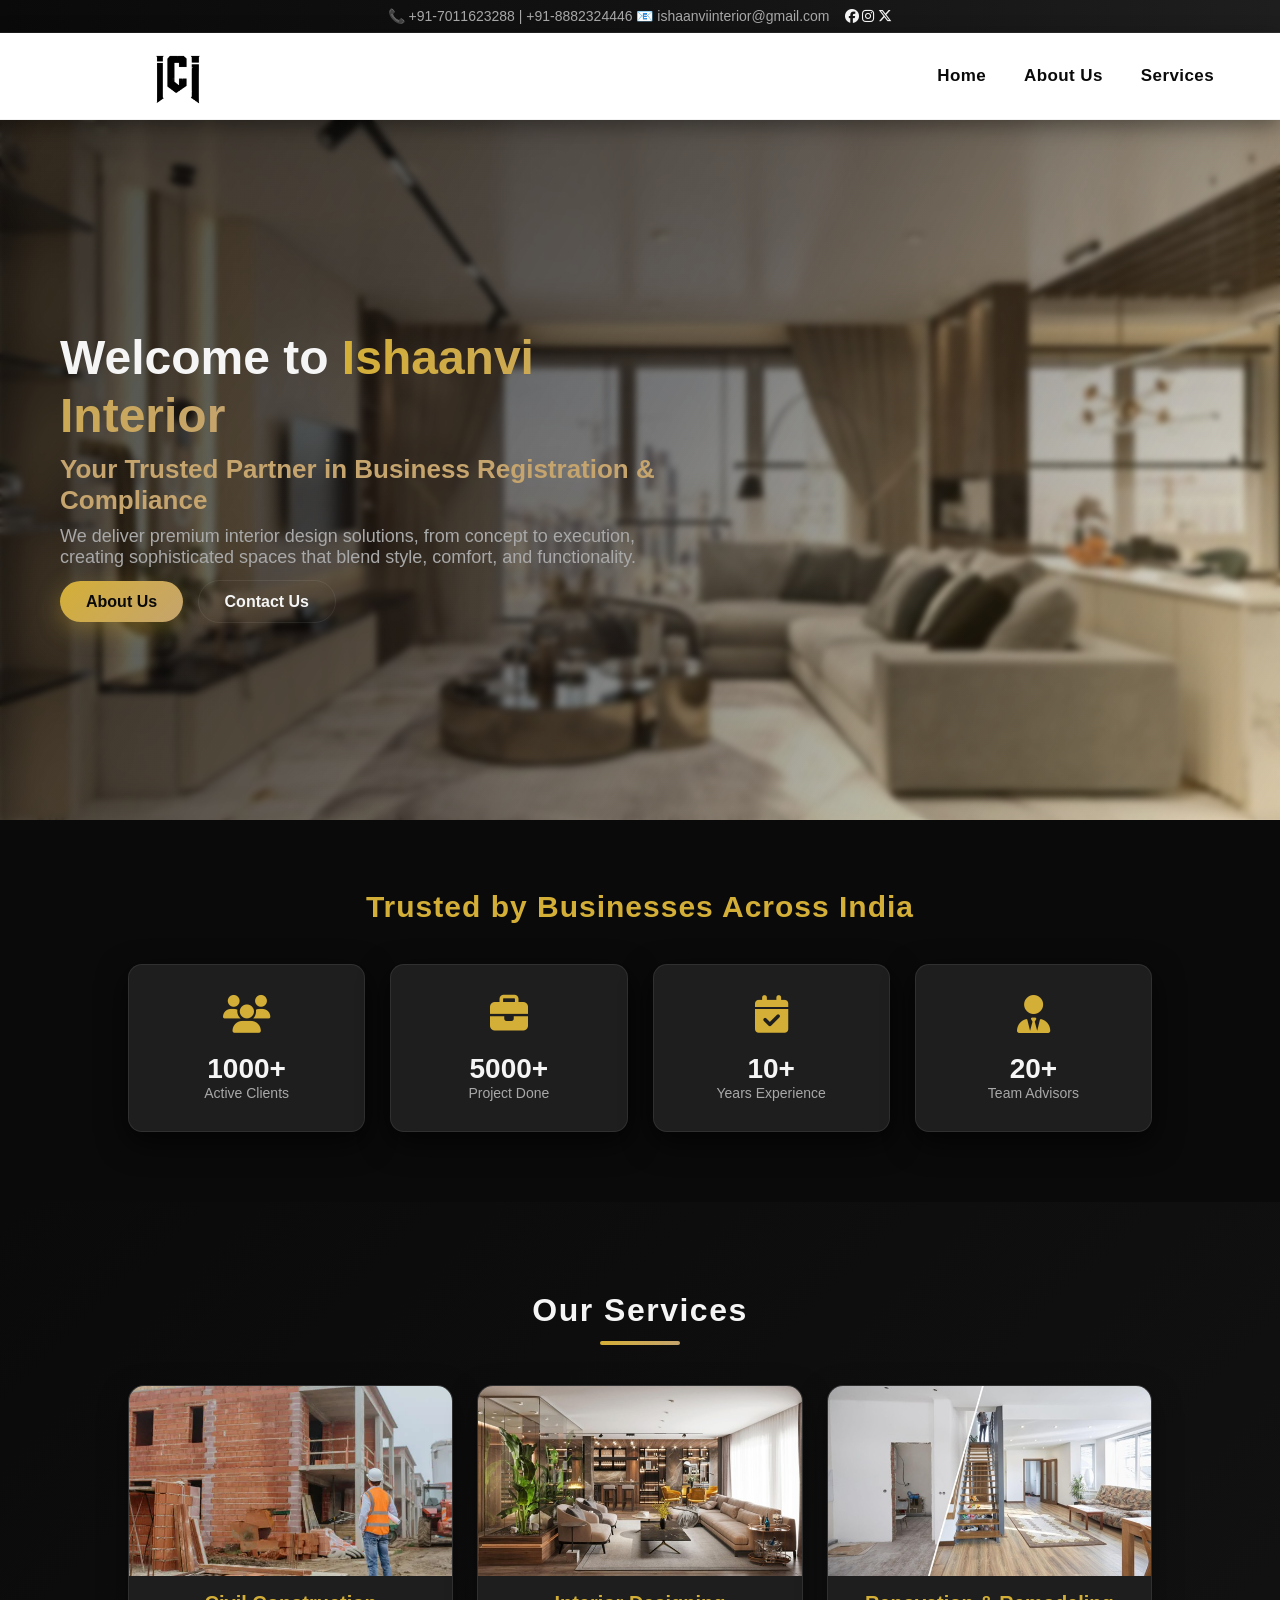
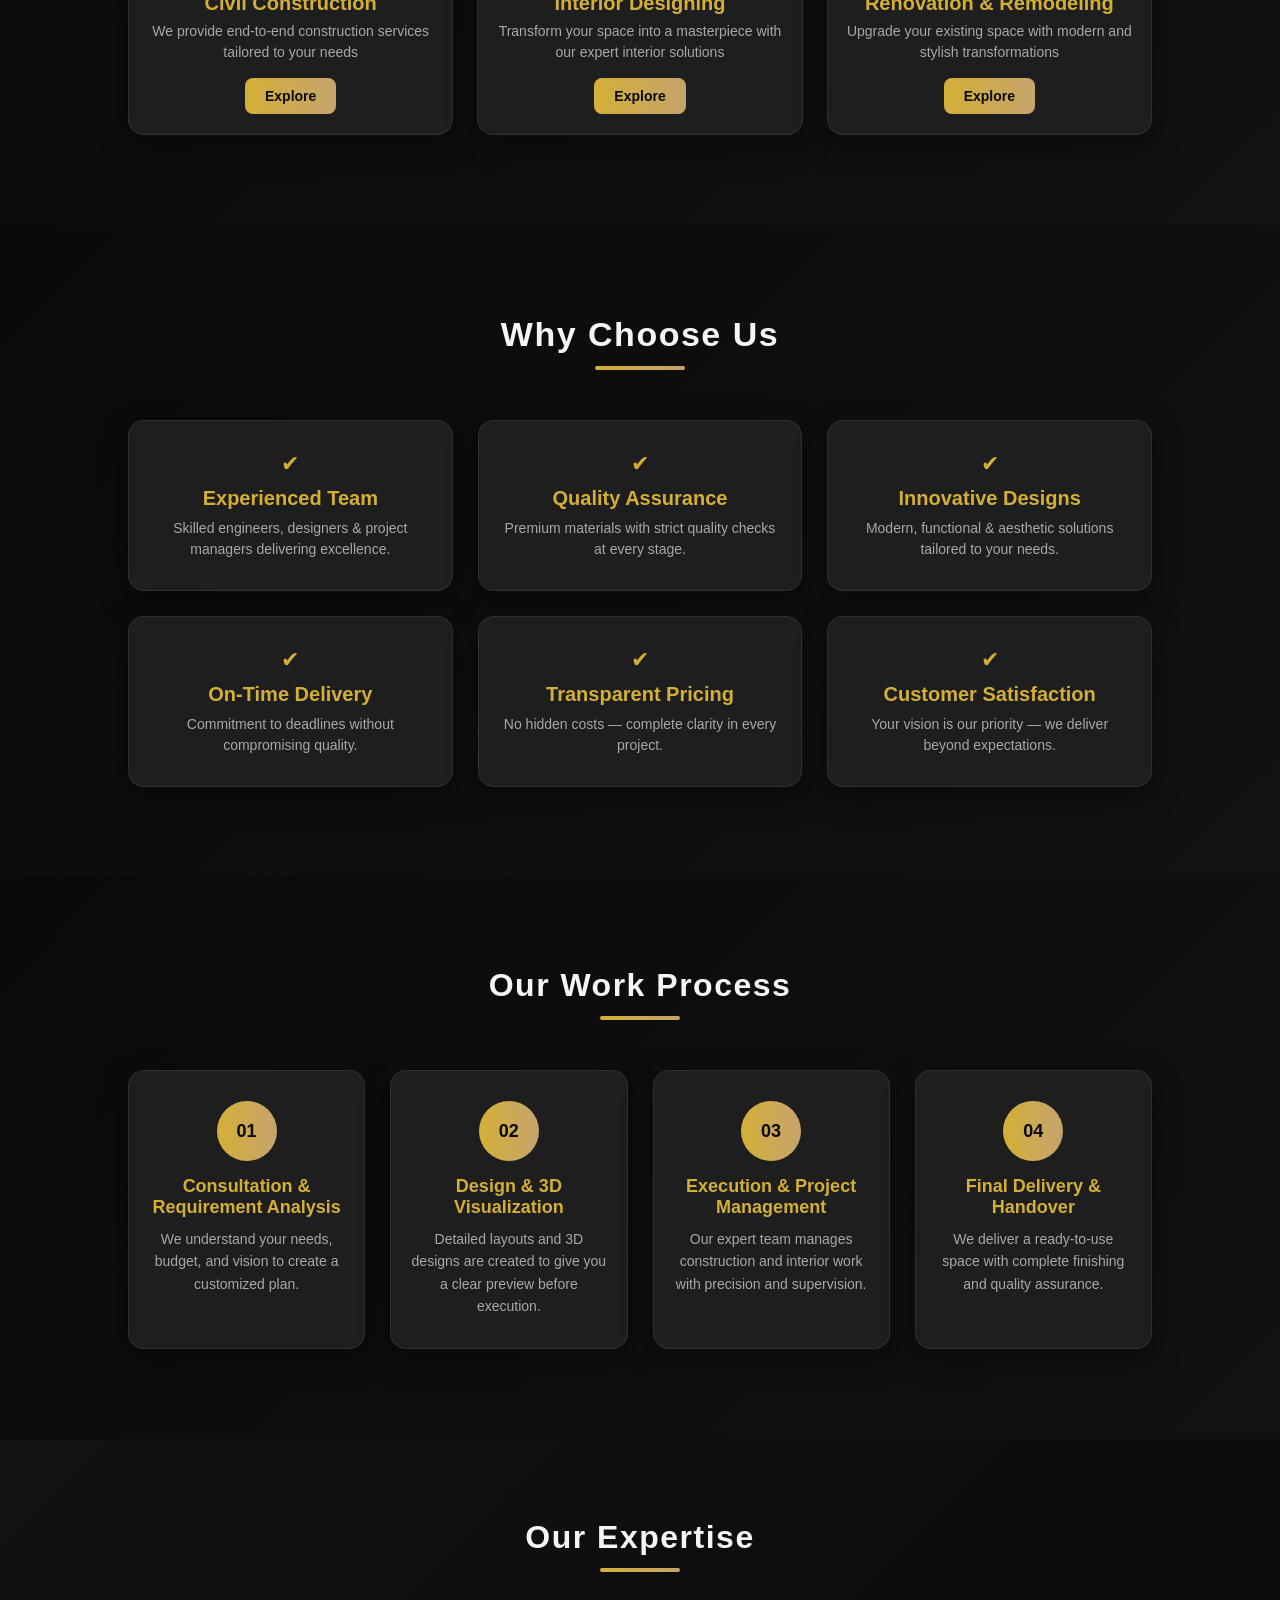
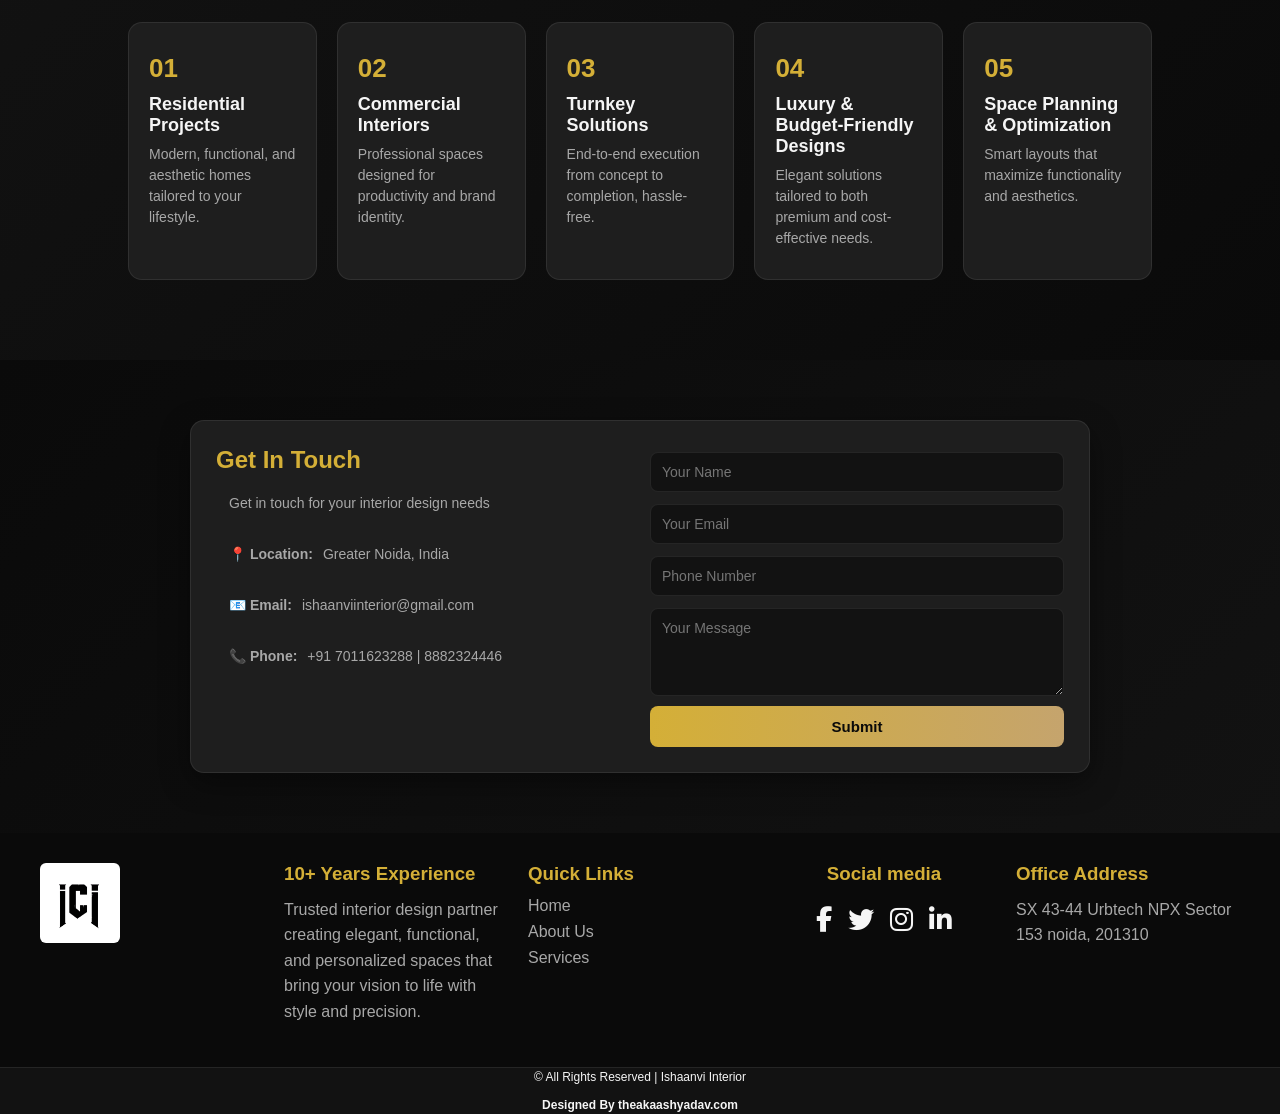
<file: index.html>
<!DOCTYPE html>
<html lang="en">

<head>
  <meta charset="UTF-8">
  <meta name="viewport" content="width=device-width, initial-scale=1.0">
 <link rel="icon" href="images/2.png" type="image/png">
  <title>Ishaanvi | Interior | Construction</title>

  <link rel="stylesheet" href="https://cdnjs.cloudflare.com/ajax/libs/font-awesome/6.5.0/css/all.min.css">
  <link rel="stylesheet" href="style.css">





</head>

<body>
  
  <div id="header"></div>


  <div class="hero-section">

    <!-- LEFT TEXT CONTENT -->
    <div class="hero-left">
      <h1>
        Welcome to
        <span class="kanoon">Ishaanvi Interior</span><span class="path"></span>
      </h1>

      <h2>Your Trusted Partner in Business Registration & Compliance</h2>

      <p>
  We deliver premium interior design solutions, from concept to execution,
  creating sophisticated spaces that blend style, comfort, and functionality.
</p>

      <div class="hero-buttons">
        <a href="aboutus.html" class="primary-btn">About Us</a>
        <a href="#contact-container" class="secondary-btn">Contact Us</a>
      </div>
    </div>


    <!-- RIGHT IMAGE SLIDER -->
    <div class="hero-slider">

      <div class="slides">

        <div class="hero-slide">
          <img src="images/Picture1.jpg" alt="Business Registration">
        </div>

        <div class="hero-slide">
          <img src="images/Picture2.jpg" alt="LLP Registration">
        </div>

        <div class="hero-slide">
          <img src="images/Picture3.jpg" alt="NGO Registration">
        </div>

        <div class="hero-slide">
          <img src="images/Picture4.jpg" alt="Finance Business">
        </div>

        <div class="hero-slide">
          <img src="images/Picture16.jpg" alt="Legal Documents">
        </div>

        <div class="hero-slide">
          <img src="images/Picture15.jpg" alt="Trademark">
        </div>

        <div class="hero-slide">
          <img src="images/Picture14.jpg" alt="GST Filing">
        </div>

        <div class="hero-slide">
          <img src="images/Picture14.jpg" alt="MSME">
        </div>

        <div class="hero-slide">
          <img src="images/Picture13.jpg" alt="Startup India">
        </div>

      </div>

    </div>


  </div>



    <!-- STATS -->
  <!-- <div class="section-card"> -->
  <section class="section">
    <h2>Trusted by Businesses Across India</h2>

    <div class="stats">

      <div class="stat-box">
        <i class="fa-solid fa-users"></i>
        <h3>1000+</h3>
        <p>Active Clients</p>
      </div>

      <div class="stat-box">
        <i class="fa-solid fa-briefcase"></i>
        <h3>5000+</h3>
        <p>Project Done</p>
      </div>

      <div class="stat-box">
        <i class="fa-solid fa-calendar-check"></i>
        <h3>10+</h3>
        <p>Years Experience</p>
      </div>

      <div class="stat-box">
        <i class="fa-solid fa-user-tie"></i>
        <h3>20+</h3>
        <p>Team Advisors</p>
      </div>

    </div>
  </section>
   <!-- </div> -->
  
  <!-- <div class="section-card"> -->

    <div class="services-section">
      <h2 class="section-title">Our Services</h2>

      <div class="services-grid">

        <!-- Card 1 -->
        <div class="service-card">
          <img src="images/cons.webp" alt="">
          <h3>Civil Construction</h3>
          <p>We provide end-to-end construction services tailored to your needs</p>
          <a href="service.html?type=civil">Explore</a>
        </div>

        <!-- Card 2 -->
        <div class="service-card">
          <img src="images/Picture12.jpg" alt="">
          <h3>Interior Designing </h3>
          <p>Transform your space into a masterpiece with our expert interior solutions</p>
          <a href="service.html?type=interior">Explore</a>
        </div>

        <!-- Card 3 -->
        <div class="service-card">
          <img src="images/Picture8.jpg" alt="">
          <h3>Renovation & Remodeling</h3>
          <p>Upgrade your existing space with modern and stylish transformations</p>
          <a href="service.html?type=renovation">Explore</a>
        </div>

       

      </div>
    </div>

  <!-- </div> -->


  <section class="why-section">
    <h2 class="section-title">Why Choose Us</h2>

    <div class="why-grid">
        <div class="why-card">
            <span>✔</span>
            <h3>Experienced Team</h3>
            <p>Skilled engineers, designers & project managers delivering excellence.</p>
        </div>

        <div class="why-card">
            <span>✔</span>
            <h3>Quality Assurance</h3>
            <p>Premium materials with strict quality checks at every stage.</p>
        </div>

        <div class="why-card">
            <span>✔</span>
            <h3>Innovative Designs</h3>
            <p>Modern, functional & aesthetic solutions tailored to your needs.</p>
        </div>

        <div class="why-card">
            <span>✔</span>
            <h3>On-Time Delivery</h3>
            <p>Commitment to deadlines without compromising quality.</p>
        </div>

        <div class="why-card">
            <span>✔</span>
            <h3>Transparent Pricing</h3>
            <p>No hidden costs — complete clarity in every project.</p>
        </div>

        <div class="why-card">
            <span>✔</span>
            <h3>Customer Satisfaction</h3>
            <p>Your vision is our priority — we deliver beyond expectations.</p>
        </div>
    </div>
</section>

<section class="process-section">
    <h2 class="section-title">Our Work Process</h2>

    <div class="process-grid">

        <div class="process-card">
            <div class="step">01</div>
            <h3>Consultation & Requirement Analysis</h3>
            <p>We understand your needs, budget, and vision to create a customized plan.</p>
        </div>

        <div class="process-card">
            <div class="step">02</div>
            <h3>Design & 3D Visualization</h3>
            <p>Detailed layouts and 3D designs are created to give you a clear preview before execution.</p>
        </div>

        <div class="process-card">
            <div class="step">03</div>
            <h3>Execution & Project Management</h3>
            <p>Our expert team manages construction and interior work with precision and supervision.</p>
        </div>

        <div class="process-card">
            <div class="step">04</div>
            <h3>Final Delivery & Handover</h3>
            <p>We deliver a ready-to-use space with complete finishing and quality assurance.</p>
        </div>

    </div>
</section>


<section class="expertise-section">
  <h2 class="section-title">Our Expertise</h2>

  <div class="expertise-grid">

    <div class="expertise-card">
      <span>01</span>
      <h3>Residential Projects</h3>
      <p>Modern, functional, and aesthetic homes tailored to your lifestyle.</p>
    </div>

    <div class="expertise-card">
      <span>02</span>
      <h3>Commercial Interiors</h3>
      <p>Professional spaces designed for productivity and brand identity.</p>
    </div>

    <div class="expertise-card">
      <span>03</span>
      <h3>Turnkey Solutions</h3>
      <p>End-to-end execution from concept to completion, hassle-free.</p>
    </div>

    <div class="expertise-card">
      <span>04</span>
      <h3>Luxury & Budget-Friendly Designs</h3>
      <p>Elegant solutions tailored to both premium and cost-effective needs.</p>
    </div>

    <div class="expertise-card">
      <span>05</span>
      <h3>Space Planning & Optimization</h3>
      <p>Smart layouts that maximize functionality and aesthetics.</p>
    </div>

  </div>
</section>



  





<div id="contact-container"></div>
  


  <div id="footer"></div>

  </style>


  <script>

// ✅ Function
function saveToSheet() {

    const data = new URLSearchParams();

    const name = document.getElementById("name").value;
    const email = document.getElementById("email").value;
    const phone = document.getElementById("phone").value;
    const message = document.getElementById("message").value;

    // Basic validation
    if (!name || !email || !phone || !message) {
        alert("Please fill all fields");
        return;
    }

    data.append("name", name);
    data.append("email", email);
    data.append("phone", "+91" + phone);
    data.append("message", message);

    fetch("https://script.google.com/macros/s/AKfycbw3Ct2pSrbde_Kp1xT7gN1ZHtwX9ui3VchzxTFz44BtVRcXxtLt_9-wYT8kXrkcGo-t4A/exec", {
        method: "POST",
        body: data
    })
    .then(res => res.text())
    .then(() => {
        alert("Message sent successfully!");

        // clear form
        document.getElementById("name").value = "";
        document.getElementById("email").value = "";
        document.getElementById("phone").value = "";
        document.getElementById("message").value = "";
    })
    .catch(error => {
        alert("Error sending message!");
        console.error(error);
    });
}

document.addEventListener("click", function (e) {
    if (e.target && e.target.id === "submitBtn") {
        saveToSheet();
    }
});


    let currentSlide = 0;
    const slides = document.querySelectorAll(".hero-slide");
    const slidesContainer = document.querySelector(".slides");
    const totalSlides = slides.length;

    function changeSlide() {
      currentSlide++;
      if (currentSlide >= totalSlides) {
        currentSlide = 0;
      }

      slidesContainer.style.transform = `translateX(-${currentSlide * 100}%)`;
    }

    setInterval(changeSlide, 5000); // 5 seconds

    window.addEventListener("DOMContentLoaded", () => {

  Promise.all([
    fetch("header.html").then(res => res.text()),
    fetch("footer.html").then(res => res.text()),
    fetch("contact.html").then(res => res.text())   // ✅ ADDED
  ])
    .then(([header, footer, contact]) => {

      // Insert Header & Footer
      document.getElementById("header").innerHTML = header;
      document.getElementById("footer").innerHTML = footer;

      // ✅ Insert Contact Section
      const contactContainer = document.getElementById("contact-container");
      if (contactContainer) {
        contactContainer.innerHTML = contact;
      }

      // ✅ Attach menu button AFTER header loads
      const menuBtn = document.querySelector(".menu-btn");
      const navLinks = document.querySelector(".nav-links");

      if (menuBtn && navLinks) {
        menuBtn.addEventListener("click", () => {
          navLinks.classList.toggle("show");
        });
      }

    })
    .catch(error => console.error("Error loading components:", error));

});

    window.addEventListener("load", () => {
      document.getElementById("loader").style.display = "none";
    });


    document.addEventListener("DOMContentLoaded", () => {

  const contactBtn = document.querySelector('.secondary-btn');

  if (contactBtn) {
    contactBtn.addEventListener("click", function(e) {
      e.preventDefault();

      const target = document.getElementById("contact-container");

      if (target) {
        target.scrollIntoView({
          behavior: "smooth"
        });
      }
    });
  }

});


  </script>



</body>

</html>
</file>
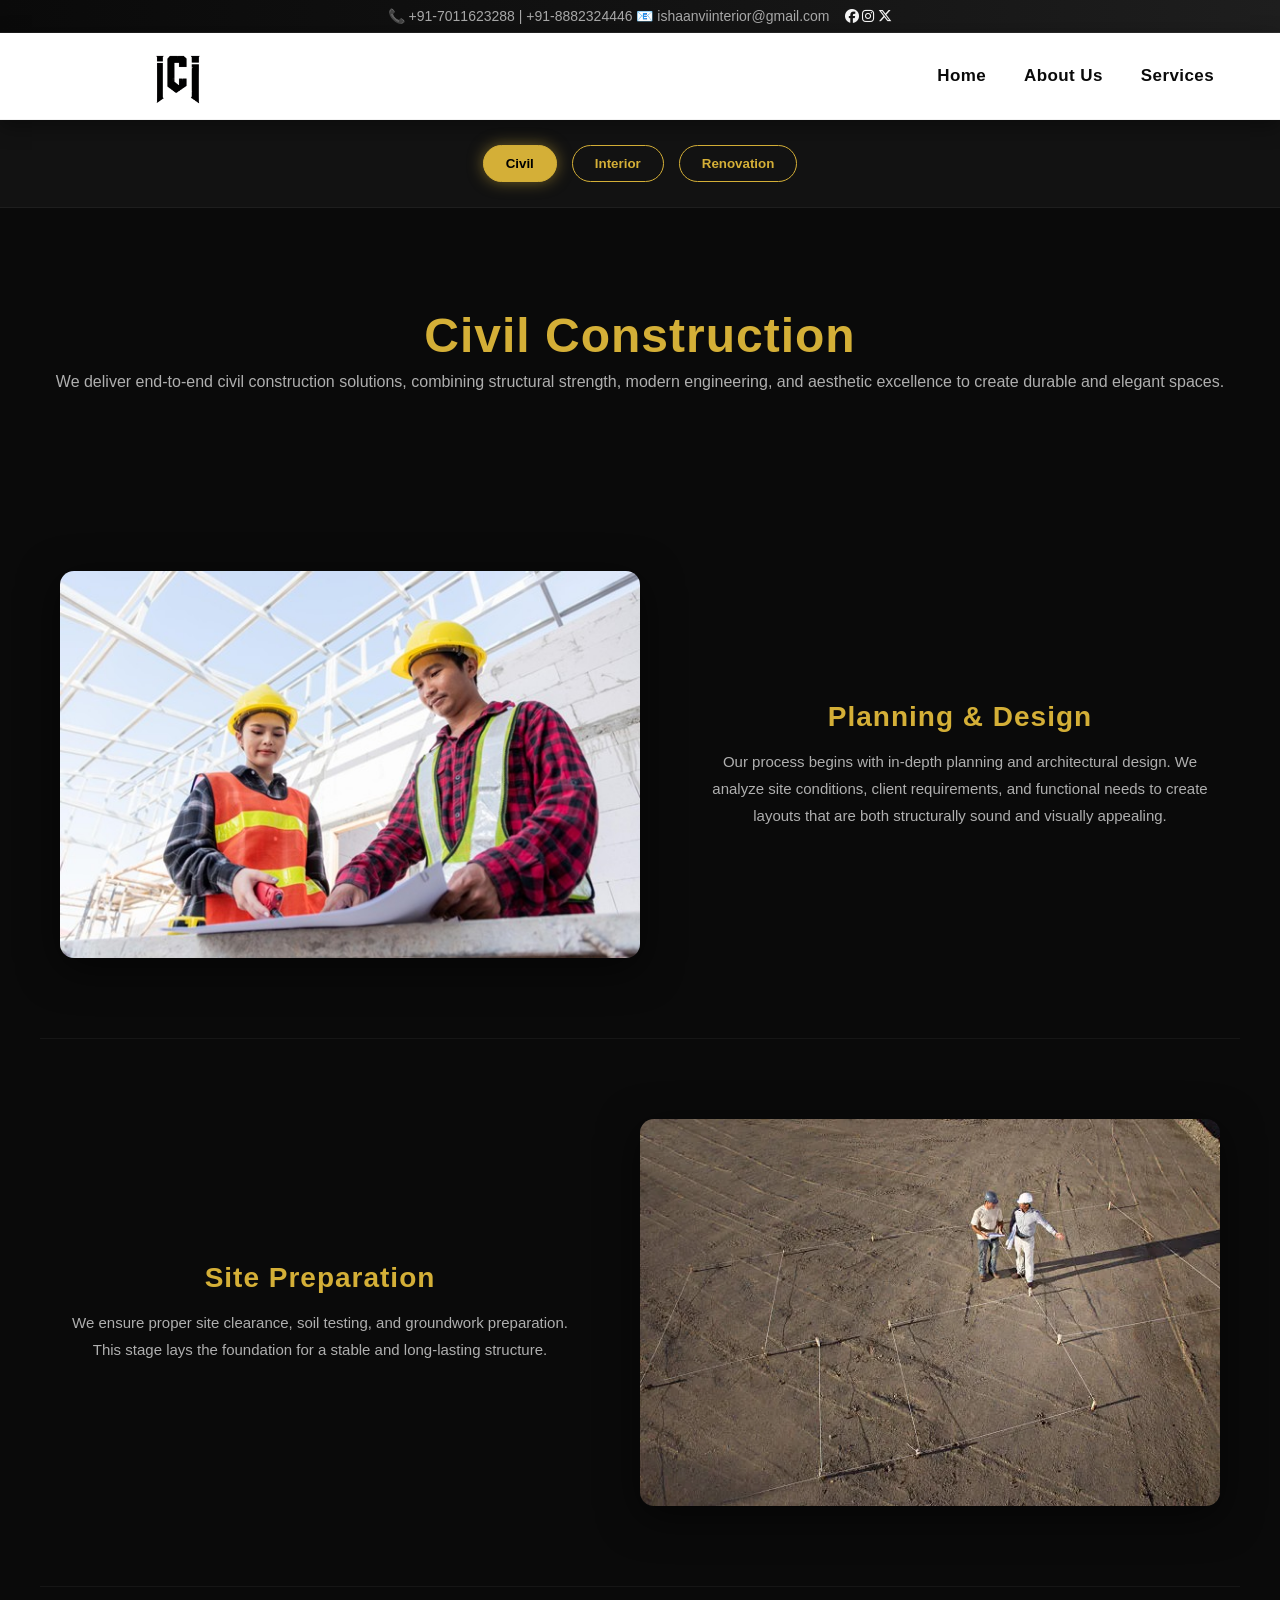
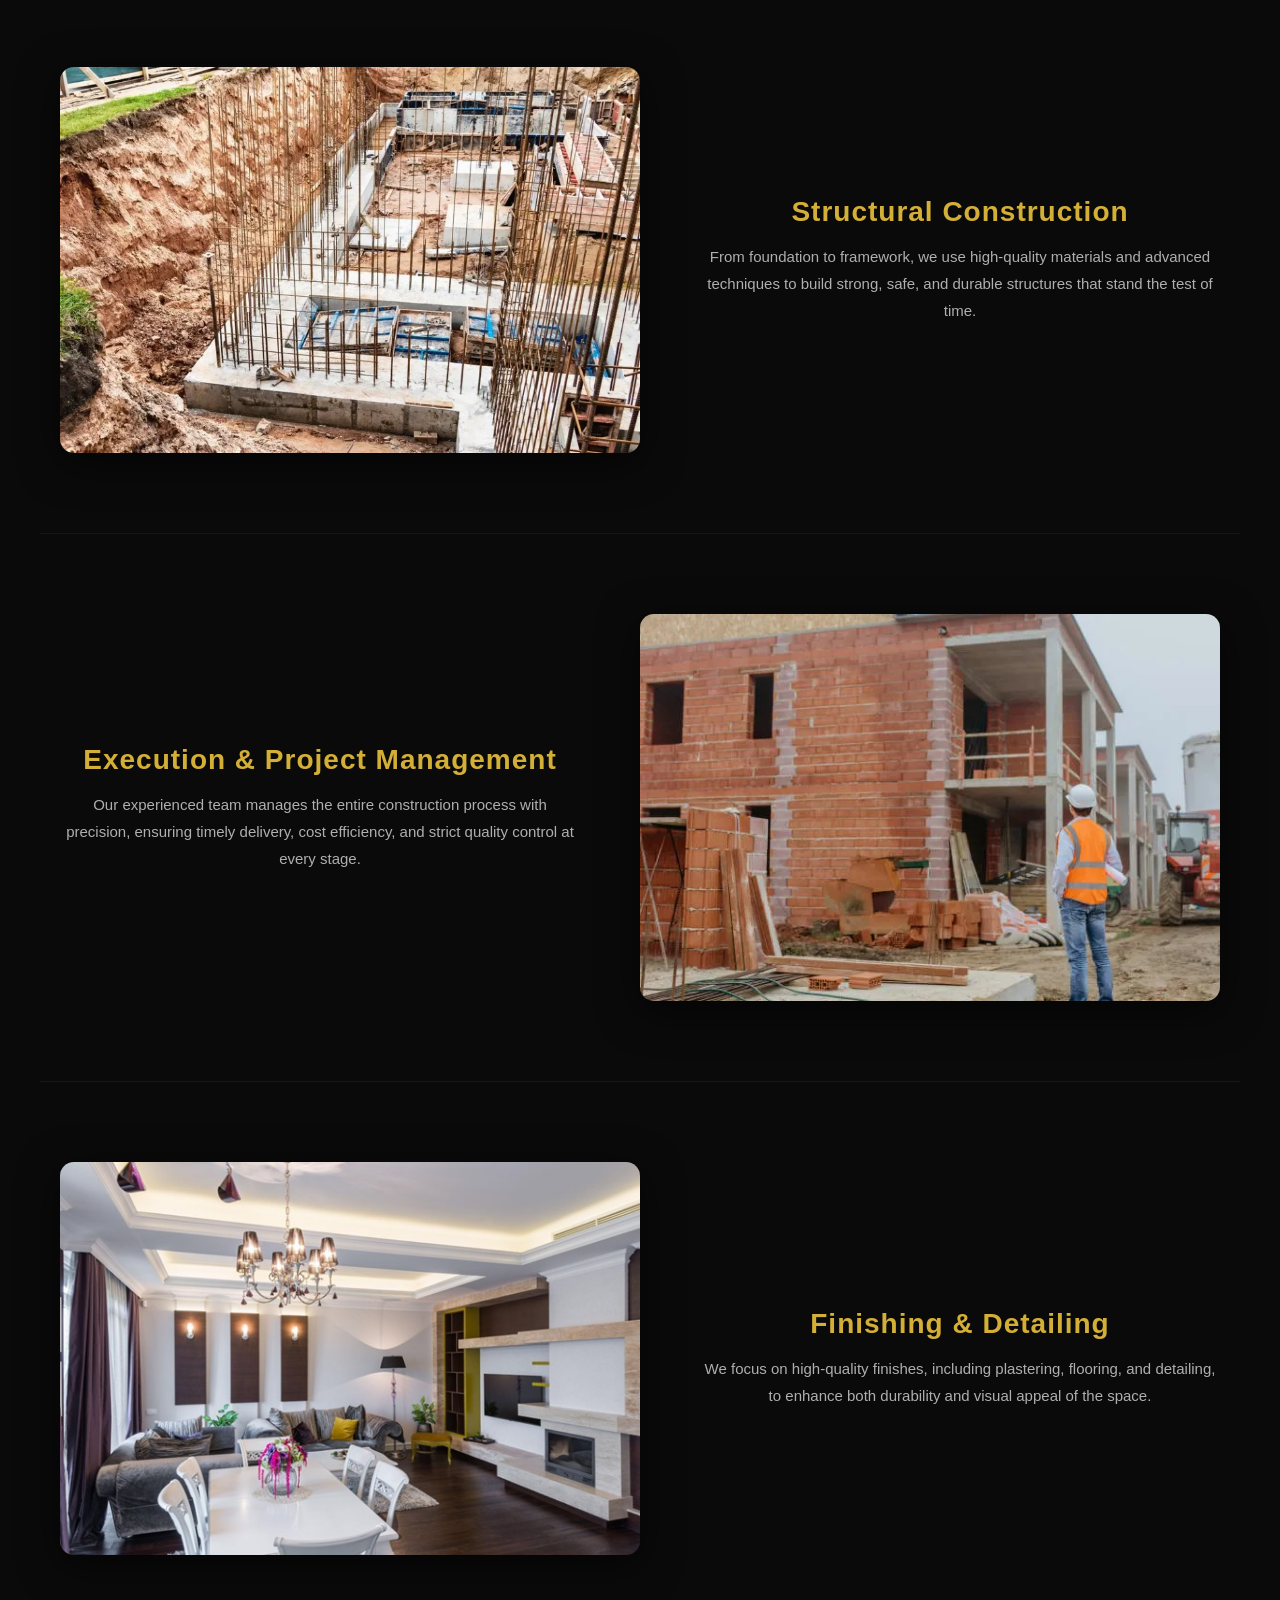
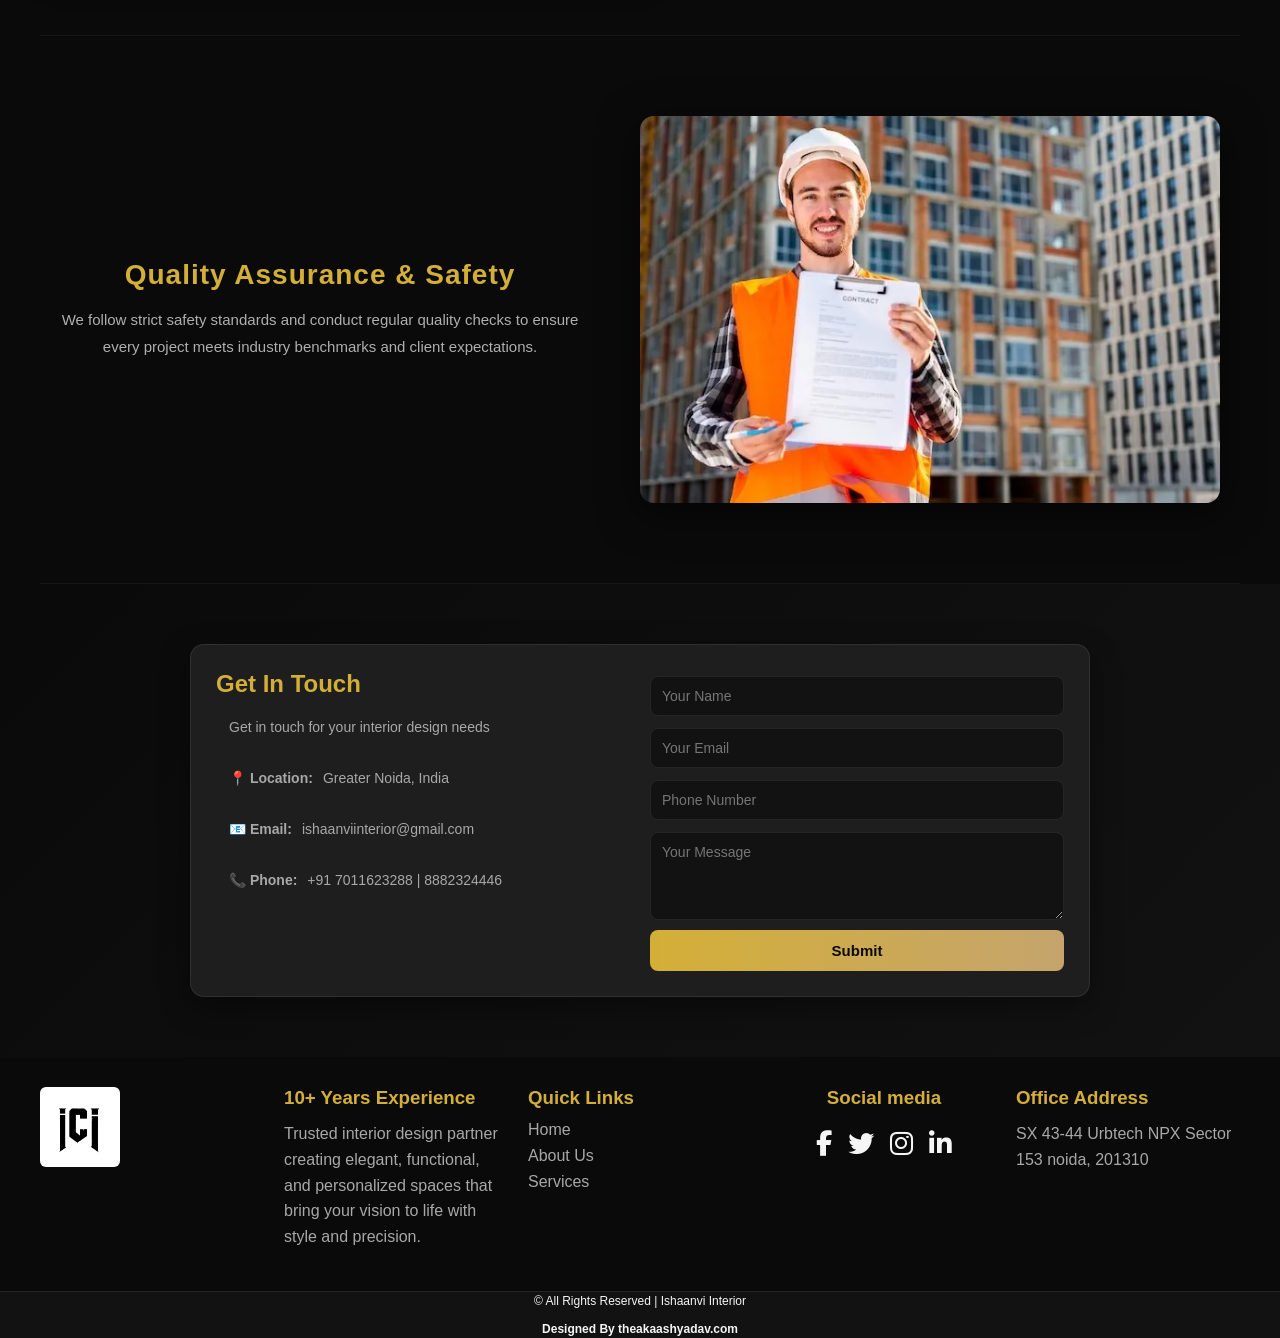
<file: service.html>
<!DOCTYPE html>
<html lang="en">
<head>
<meta charset="UTF-8">
  <meta name="viewport" content="width=device-width, initial-scale=1.0">
<title>Service Details</title>

<link rel="stylesheet" href="https://cdnjs.cloudflare.com/ajax/libs/font-awesome/6.5.0/css/all.min.css">
<link rel="stylesheet" href="style.css">

<style>

/* ROOT COLORS (Luxury Theme) */
:root {
  --primary: #D4AF37;
  --secondary: #C5A46D;
  --accent: #8C7853;

  --dark: #0A0A0A;
  --dark-soft: #121212;
  --dark-elevated: #1E1E1E;

  --text: #EDEDED;
  --text-soft: #AFAFAF;
}

/* BODY */
body {
  margin: 0;
  font-family: 'Poppins', Arial, sans-serif;
  background: var(--dark);
  color: var(--text);
}

/* HERO */
.hero {
  
  color: white;
  text-align: center;
  padding: 100px 20px;
  position: relative;
  overflow: hidden;
}

/* subtle glow */
.hero::after {
  content: "";
  position: absolute;
  width: 400px;
  height: 400px;
  
  top: -100px;
  right: -100px;
  filter: blur(60px);
}

.hero h1 {
  color: var(--primary);
  font-size: 48px;
  margin-bottom: 10px;
  letter-spacing: 1px;
}

.hero p {
  color: var(--text-soft);
  font-size: 16px;
}

/* 🔥 SERVICE TABS */
.service-tabs {
  display: flex;
  justify-content: center;
  gap: 15px;
  padding: 25px 20px;
  background: var(--dark-soft);
  flex-wrap: wrap;
  border-bottom: 1px solid rgba(255,255,255,0.05);
}

.service-tabs button {
  padding: 10px 22px;
  border: 1px solid var(--primary);
  background: transparent;
  color: var(--primary);
  cursor: pointer;
  border-radius: 30px;
  transition: all 0.3s ease;
  font-weight: 600;
}

.service-tabs button:hover {
  background: var(--primary);
  color: black;
  box-shadow: 0 0 12px rgba(212,175,55,0.4);
}

.service-tabs button.active {
  background: var(--primary);
  color: black;
  box-shadow: 0 0 15px rgba(212,175,55,0.5);
}

/* SECTION */
.section {
  display: flex;
  align-items: center;
  gap: 60px;
  max-width: 1200px;
  margin: auto;
  padding: 80px 20px;
  border-bottom: 1px solid rgba(255,255,255,0.05);
}

.section:nth-child(even) {
  flex-direction: row-reverse;
}

/* IMAGE STYLE */
.section img {
  width: 50%;
  border-radius: 14px;
  transition: 0.4s ease;
  box-shadow: 0 10px 40px rgba(0,0,0,0.6);
}

.section img:hover {
  transform: scale(1.03);
}

/* TEXT */
.text {
  width: 50%;
}

.text h2 {
  color: var(--primary);
  margin-bottom: 15px;
  font-size: 28px;
}

.text p {
  color: var(--text-soft);
  line-height: 1.8;
  font-size: 15px;
}

/* CTA */
.cta {
  text-align: center;
  padding: 80px 20px;
  background: linear-gradient(135deg, #111, #1a1a1a);
}

.cta a {
  background: var(--primary);
  color: black;
  padding: 14px 34px;
  text-decoration: none;
  border-radius: 30px;
  font-weight: bold;
  transition: 0.3s;
}

.cta a:hover {
  box-shadow: 0 0 20px rgba(212,175,55,0.6);
  transform: translateY(-2px);
}

/* MOBILE */
@media (max-width: 768px) {
  .section {
    flex-direction: column !important;
    text-align: center;
  }

  .section img,
  .text {
    width: 100%;
  }

  .hero h1 {
    font-size: 30px;
  }
}

</style>
</head>

<body>

<div id="header"></div>

<!-- SERVICE BUTTONS -->
<div class="service-tabs">
  <button onclick="loadService('civil')" id="btn-civil">Civil</button>
  <button onclick="loadService('interior')" id="btn-interior">Interior</button>
  <button onclick="loadService('renovation')" id="btn-renovation">Renovation</button>
</div>
<!-- HERO -->
<div class="hero">
  <h1 id="title"></h1>
  <p id="description"></p>
</div>



<!-- CONTENT -->
<div id="content"></div>

<div id="contact-container"></div>

<div id="footer"></div>

<script>
const data = {
 civil: {
  title: "Civil Construction",
  description: "We deliver end-to-end civil construction solutions, combining structural strength, modern engineering, and aesthetic excellence to create durable and elegant spaces.",

  sections: [

    {
      title: "Planning & Design",
      text: "Our process begins with in-depth planning and architectural design. We analyze site conditions, client requirements, and functional needs to create layouts that are both structurally sound and visually appealing.",
      img: "images/Picture11.jpg"
    },

    {
      title: "Site Preparation",
      text: "We ensure proper site clearance, soil testing, and groundwork preparation. This stage lays the foundation for a stable and long-lasting structure.",
      img: "images/siteprep.webp"
    },

    {
      title: "Structural Construction",
      text: "From foundation to framework, we use high-quality materials and advanced techniques to build strong, safe, and durable structures that stand the test of time.",
      img: "images/struct.webp"
    },

    {
      title: "Execution & Project Management",
      text: "Our experienced team manages the entire construction process with precision, ensuring timely delivery, cost efficiency, and strict quality control at every stage.",
      img: "images/cons.webp"
    },

    {
      title: "Finishing & Detailing",
      text: "We focus on high-quality finishes, including plastering, flooring, and detailing, to enhance both durability and visual appeal of the space.",
      img: "images/Picture15.jpg"
    },

    {
      title: "Quality Assurance & Safety",
      text: "We follow strict safety standards and conduct regular quality checks to ensure every project meets industry benchmarks and client expectations.",
      img: "images/qual.webp"
    }

  ]
},

 interior: {
  title: "Interior Designing",
  description: "We transform ordinary spaces into luxurious, functional, and inspiring environments that reflect your personality and lifestyle.",

  sections: [

    {
      title: "Concept & Design Planning",
      text: "We begin by understanding your vision, lifestyle, and preferences to create a personalized design concept. Our team blends creativity with functionality to craft spaces that are both beautiful and practical.",
      img: "images/Picture16.jpg"
    },

    {
      title: "Modern & Luxury Designs",
      text: "Our designs combine modern aesthetics with timeless elegance. From minimal to luxurious themes, we create interiors that elevate the overall look and feel of your space.",
      img: "images/Picture1.jpg"
    },

    {
      title: "Space Optimization",
      text: "We maximize every inch of your space with smart layouts and innovative storage solutions, ensuring comfort, efficiency, and seamless movement.",
      img: "images/Picture2.jpg"
    },

    {
      title: "Material & Color Selection",
      text: "We carefully select premium materials, textures, and color palettes that enhance the ambiance and create a cohesive design language throughout your space.",
      img: "images/material.webp"
    },

    {
      title: "Execution & Installation",
      text: "Our skilled team ensures smooth execution with attention to detail, maintaining quality standards and timely delivery for a hassle-free experience.",
      img: "images/Picture4.jpg"
    },

    {
      title: "Styling & Final Touch",
      text: "We add the finishing touches with décor, lighting, and accessories to bring the entire design together, creating a space that feels complete and luxurious.",
      img: "images/Picture5.jpg"
    }

  ]
},

  renovation: {
  title: "Renovation & Remodeling",
  description: "We transform existing spaces into modern, functional, and visually stunning environments through smart renovation and expert craftsmanship.",

  sections: [

    {
      title: "Consultation & Planning",
      text: "We begin by understanding your needs, assessing the current space, and creating a strategic renovation plan that aligns with your vision and budget.",
      img: "images/plann.webp"
    },

    {
      title: "Home Makeover",
      text: "From complete redesigns to partial upgrades, we revamp your interiors to give your home a fresh, modern, and elegant look.",
      img: "images/makeov.webp"
    },

    {
      title: "Structural Improvements",
      text: "We enhance the strength and durability of your property by upgrading structural elements, ensuring long-lasting performance and safety.",
      img: "images/struc.webp"
    },

    {
      title: "Space Reconfiguration",
      text: "We redesign layouts to improve space utilization, flow, and functionality, making your space more practical and comfortable.",
      img: "images/Picture5.jpg"
    },

    {
      title: "Modern Upgrades",
      text: "We integrate modern materials, fixtures, and finishes to elevate the overall look and bring your space up to contemporary standards.",
      img: "images/modern.webp"
    },

    {
      title: "Finishing & Final Touches",
      text: "Attention to detail is key — we complete your renovation with premium finishes, lighting, and décor that bring everything together beautifully.",
      img: "images/Picture4.jpg"
    }

  ]
}
};

/* 🔥 MAIN FUNCTION */
function loadService(type) {
  const service = data[type];
  if (!service) return;

  document.getElementById("title").innerText = service.title;
  document.getElementById("description").innerText = service.description;

  const container = document.getElementById("content");
  container.innerHTML = "";

  service.sections.forEach(section => {
    container.innerHTML += `
      <div class="section">
        <img src="${section.img}" alt="">
        <div class="text">
          <h2>${section.title}</h2>
          <p>${section.text}</p>
        </div>
      </div>
    `;
  });

  // active button
  document.querySelectorAll(".service-tabs button").forEach(btn => {
    btn.classList.remove("active");
  });
  document.getElementById("btn-" + type).classList.add("active");
}

/* DEFAULT LOAD */
loadService("civil");

window.addEventListener("DOMContentLoaded", () => {

  Promise.all([
    fetch("header.html").then(res => res.text()),
    fetch("footer.html").then(res => res.text()),
    fetch("contact.html").then(res => res.text())   // ✅ ADDED
  ])
    .then(([header, footer, contact]) => {

      // Insert Header & Footer
      document.getElementById("header").innerHTML = header;
      document.getElementById("footer").innerHTML = footer;

      // ✅ Insert Contact Section
      const contactContainer = document.getElementById("contact-container");
      if (contactContainer) {
        contactContainer.innerHTML = contact;
      }

      // ✅ Attach menu button AFTER header loads
      const menuBtn = document.querySelector(".menu-btn");
      const navLinks = document.querySelector(".nav-links");

      if (menuBtn && navLinks) {
        menuBtn.addEventListener("click", () => {
          navLinks.classList.toggle("show");
        });
      }

    })
    .catch(error => console.error("Error loading components:", error));

});


// ✅ Function
function saveToSheet() {

    const data = new URLSearchParams();

    const name = document.getElementById("name").value;
    const email = document.getElementById("email").value;
    const phone = document.getElementById("phone").value;
    const message = document.getElementById("message").value;

    // Basic validation
    if (!name || !email || !phone || !message) {
        alert("Please fill all fields");
        return;
    }

    data.append("name", name);
    data.append("email", email);
    data.append("phone", "+91" + phone);
    data.append("message", message);

    fetch("https://script.google.com/macros/s/AKfycbw3Ct2pSrbde_Kp1xT7gN1ZHtwX9ui3VchzxTFz44BtVRcXxtLt_9-wYT8kXrkcGo-t4A/exec", {
        method: "POST",
        body: data
    })
    .then(res => res.text())
    .then(() => {
        alert("Message sent successfully!");

        // clear form
        document.getElementById("name").value = "";
        document.getElementById("email").value = "";
        document.getElementById("phone").value = "";
        document.getElementById("message").value = "";
    })
    .catch(error => {
        alert("Error sending message!");
        console.error(error);
    });
}

document.addEventListener("click", function (e) {
    if (e.target && e.target.id === "submitBtn") {
        saveToSheet();
    }
});
</script>

</body>
</html>
</file>
<file: style.css>
:root {
  --primary: #D4AF37;        /* luxury gold */
  --secondary: #C5A46D;      /* soft champagne gold */
  --accent: #8C7853;         /* muted bronze */

  --dark: #0A0A0A;           /* deep black */
  --dark-soft: #121212;      /* soft dark background */
  --dark-elevated: #1E1E1E;  /* cards / sections */

  --text-main: #F5F5F5;      /* primary text */
  --text-muted: #A8A8A8;     /* secondary text */

  --white: #FFFFFF;

  --shadow-light: rgba(0, 0, 0, 0.4);
  --shadow-medium: rgba(0, 0, 0, 0.7);

  --border-light: rgba(255, 255, 255, 0.08);
}
html, body{
    width:100%;
    overflow-x:hidden;
     scroll-behavior: smooth;
}







/* RESET */
*{margin:0;padding:0;box-sizing:border-box;font-family:"Poppins",Arial;}
body{background:#ffffff;color:#222;}








/* ---------- HERO ---------- */
.hero-section{
  position:relative;
  width:100%;
  height:700px;
  overflow:hidden;
  color:var(--text-main);
  display:flex;
  align-items:center;
  padding:40px 60px;
  background: transparent;
}

/* ---------- BACKGROUND SLIDER ---------- */
.hero-slider{
  position:absolute;
  inset:0;
  width:100%;
  height:100%;
  overflow:hidden;
  z-index:-1;
}

.slides{
  display:flex;
  height:100%;
  width:100%;
  transition:transform .6s ease-in-out;
}

.hero-slide{
  flex:0 0 100%;
  width:100%;
}

.hero-slide img{
  width:100%;
  height:100%;
  object-fit:cover; 
}

/* 🎨 PREMIUM OVERLAY (dark + gold tint) */
.hero-section::after{
  content:"";
  position:absolute;
  inset:0;

  background: linear-gradient(
    120deg,
    rgba(10,10,10,0.75),
    rgba(10,10,10,0.55),
    rgba(212,175,55,0.15)
  );

  backdrop-filter: blur(3px);
  -webkit-backdrop-filter: blur(3px);
}

/* ---------- LEFT TEXT ---------- */
.hero-left{
  width:55%;
  position:relative;
  z-index:2;
}

.hero-left h1{
  font-size:48px;
  font-weight:800;
  line-height:1.2;
}

/* Kanoon → GOLD GRADIENT */
.kanoon {
  /* fallback color */
  color: var(--primary);

  /* gradient text (supported browsers) */
  background: linear-gradient(90deg, var(--primary), var(--secondary));
  -webkit-background-clip: text;
  background-clip: text;
  -webkit-text-fill-color: transparent;
}

/* Path → MUTED GOLD */
.path {
  color: var(--accent);
}

/* Subheading */
.hero-left h2{
  font-size:26px;
  margin-top:10px;
  color:var(--secondary);
}

/* Paragraph */
.hero-left p{
  font-size:18px;
  margin-top:10px;
  color:var(--text-muted);
}

/* ---------- BUTTONS ---------- */
.hero-buttons{
  margin-top:25px;
}

.hero-buttons a{
  text-decoration:none;
  padding:12px 26px;
  border-radius:30px;
  margin-right:10px;
  font-size:16px;
  font-weight:600;
  transition:.3s ease;
}

/* Primary Button (Luxury Gold) */
.primary-btn{
  background: linear-gradient(135deg, var(--primary), var(--secondary));
  color: var(--dark);
  box-shadow: 0 8px 25px rgba(212,175,55,0.35);
}

.primary-btn:hover{
  transform: translateY(-3px);
  box-shadow: 0 12px 30px rgba(212,175,55,0.55);
}

/* Secondary Button */
.secondary-btn{
  border:1px solid var(--border-light);
  color:var(--text-main);
  background: transparent;
}

.secondary-btn:hover{
  background: var(--dark-elevated);
  border-color: var(--primary);
  color: var(--primary);
}

/* MOBILE */
@media(max-width:900px){
  .hero-section{
    height:480px;
    text-align:center;
    padding:30px 20px;
  }

  .hero-left{
    width:100%;
  }

  .hero-left h1{
    font-size:34px;
  }

  .hero-left p{
    font-size:16px;
  }
}



/* ---------- SECTION ---------- */
.section{
    padding:70px 10%;
    text-align:center;

    /* 🔥 DARK BACKGROUND */
    background: var(--dark);
}

.section h2{
    color: var(--primary);
    font-size:30px;
    letter-spacing: 1px;
}

/* ---------- STATS ---------- */
.stats{
    display:grid;
    grid-template-columns:repeat(4,1fr);
    gap:25px;
    margin-top:40px;
}

/* STAT BOX */
.stat-box{
    padding:30px;
    border-radius:14px;

    /* 🔥 CARD STYLE */
    background: var(--dark-elevated);

    border: 1px solid var(--border-light);
    box-shadow: 0 10px 30px var(--shadow-medium);

    transition: all 0.3s ease;
}

/* 🔥 HOVER EFFECT */
.stat-box:hover{
    transform: translateY(-6px);
    box-shadow: 0 15px 40px rgba(212,175,55,0.15);
}

/* ICON */
.stat-box i{
    font-size:38px;

    /* 🔥 GOLD ICON */
    color: var(--primary);

    margin-bottom: 10px;
}

/* NUMBER */
.stat-box h3{
    margin-top:10px;
    font-size:28px;

    /* 🔥 WHITE TEXT */
    color: var(--text-main);
}

/* TEXT */
.stat-box p{
    color: var(--text-muted);
    font-size: 14px;
}





/* ---------- SERVICES WRAPPER ---------- */
.services-section{
    position: relative;
    background: linear-gradient(135deg, var(--dark), var(--dark-soft));
     padding: 90px 10%;
    overflow: hidden;
    z-index: 1;
}

/* ---------- GLOW EFFECT (GOLD TONE) ---------- */
.services-section::before{
    content:"";
    position:absolute;
    width:500px;
    height:500px;
    
    top:-120px;
    left:-120px;
    z-index:0;
}

.services-section::after{
    content:"";
    position:absolute;
    width:400px;
    height:400px;
   
    bottom:-120px;
    right:-120px;
    z-index:0;
}

/* keep content above glow */
.services-section > *{
    position: relative;
    z-index: 2;
}

/* ---------- TITLE ---------- */
.services-section .section-title{
    text-align: center;
    color: var(--text-main);
    font-size: 32px;
    font-weight: 800;
    margin-bottom: 40px;
    letter-spacing: 1.5px;
}

/* underline (GOLD GRADIENT) */
.services-section .section-title::after{
    content:"";
    display:block;
    width:80px;
    height:4px;
    margin:12px auto 0;
    background: linear-gradient(to right, var(--primary), var(--secondary));
    border-radius:10px;
}

/* hover animation */
.services-section:hover .section-title{
    letter-spacing:2px;
    transition:.3s ease;
}

/* ---------- GRID ---------- */
.services-grid{
    display:grid;
    grid-template-columns:repeat(3,1fr);
    gap:24px;
}

/* ---------- CARD ---------- */
.service-card{
    background: var(--dark-elevated);
    border-radius:16px;
    overflow:hidden;
    box-shadow: 0 10px 30px var(--shadow-light);
    transition:.4s ease;
    text-align:center;
    display:flex;
    flex-direction:column;
    cursor:pointer;
    border:1px solid var(--border-light);
}

/* hover */
.service-card:hover{
    transform:translateY(-10px) scale(1.02);
    box-shadow: 0 20px 45px var(--shadow-medium);
    border-color: rgba(212,175,55,0.4);
}

/* ---------- IMAGE ---------- */
.service-card img{
    width:100%;
    height:190px;
    object-fit:cover;
    transition:.4s;
}

/* image zoom */
.service-card:hover img{
    transform:scale(1.05);
}

/* ---------- TEXT ---------- */
.service-card h3{
    margin:16px 10px 6px;
    font-size:20px;
    color: var(--primary);
}

.service-card p{
    font-size:14px;
    color: var(--text-muted);
    padding:0 15px;
    line-height:1.5;
    flex-grow:1;
}

/* ---------- BUTTON ---------- */
.service-card a{
    display:inline-block;
    margin:15px auto 20px;
    padding:10px 20px;
    border-radius:8px;
    background: linear-gradient(to right, var(--primary), var(--secondary));
    color: var(--dark);
    text-decoration:none;
    font-weight:600;
    font-size:14px;
    transition:.3s;
}

/* button hover */
.service-card a:hover{
    background: linear-gradient(to right, var(--secondary), var(--accent));
    transform:translateY(-2px);
}

/* ---------- RESPONSIVE ---------- */
@media(max-width:992px){
    .services-grid{
        grid-template-columns:repeat(2,1fr);
    }
}

@media(max-width:600px){
    .services-grid{
        grid-template-columns:1fr;
    }

    .services-section{
        padding:60px 15px;
    }

    .services-section .section-title{
        font-size:26px;
    }
}



/* ---------- WHY SECTION ---------- */
.why-section{
    position: relative;
    padding: 90px 10%;
    background: linear-gradient(135deg, var(--dark), var(--dark-soft));
    overflow: hidden;
}

/* subtle gold glow */
.why-section::before{
    content:"";
    position:absolute;
    width:500px;
    height:500px;
    
    top:-150px;
    right:-150px;
}

/* ---------- TITLE ---------- */
.why-section .section-title{
    text-align:center;
    font-size:34px;
    font-weight:800;
    color: var(--text-main);
    margin-bottom:50px;
    letter-spacing:1.5px;
}

.why-section .section-title::after{
    content:"";
    display:block;
    width:90px;
    height:4px;
    margin:12px auto 0;
    background: linear-gradient(to right, var(--primary), var(--secondary));
    border-radius:10px;
}

/* ---------- GRID ---------- */
.why-grid{
    display:grid;
    grid-template-columns: repeat(3, 1fr);
    gap:25px;
}

/* ---------- CARD ---------- */
.why-card{
    background: var(--dark-elevated);
    border-radius:16px;
    padding:30px 20px;
    text-align:center;
    border:1px solid var(--border-light);
    transition:.4s ease;
    box-shadow: 0 10px 30px var(--shadow-light);
    position: relative;
}

/* hover effect */
.why-card:hover{
    transform: translateY(-8px);
    box-shadow: 0 20px 40px var(--shadow-medium);
    border-color: rgba(212,175,55,0.4);
}

/* icon */
.why-card span{
    display:inline-block;
    font-size:22px;
    margin-bottom:10px;
    color: var(--primary);
}

/* title */
.why-card h3{
    font-size:20px;
    margin-bottom:8px;
    color: var(--primary);
}

/* text */
.why-card p{
    font-size:14px;
    color: var(--text-muted);
    line-height:1.5;
}

/* ---------- RESPONSIVE ---------- */
@media(max-width:992px){
    .why-grid{
        grid-template-columns: repeat(2,1fr);
    }
}

@media(max-width:600px){
    .why-grid{
        grid-template-columns:1fr;
    }

    .why-section{
        padding:70px 20px;
    }

    .why-section .section-title{
        font-size:28px;
    }
}

/* ---------- PROCESS SECTION ---------- */
.process-section{
    padding: 90px 10%;
    background: linear-gradient(135deg, var(--dark), var(--dark-soft));
    text-align: center;
    position: relative;
    overflow: hidden;
}

/* subtle gold glow */
.process-section::before{
    content:"";
    position:absolute;
    width:500px;
    height:500px;
   
    top:-120px;
    left:-120px;
}

.process-section::after{
    content:"";
    position:absolute;
    width:400px;
    height:400px;
   
    bottom:-120px;
    right:-120px;
}

/* ---------- TITLE ---------- */
.process-section .section-title{
    color: var(--text-main);
    font-size: 32px;
    font-weight: 800;
    margin-bottom: 50px;
    letter-spacing: 1.5px;
}

.process-section .section-title::after{
    content:"";
    display:block;
    width:80px;
    height:4px;
    margin:12px auto 0;
    background: linear-gradient(to right, var(--primary), var(--secondary));
    border-radius:10px;
}

/* ---------- GRID ---------- */
.process-grid{
    display:grid;
    grid-template-columns: repeat(4, 1fr);
    gap: 25px;
    position: relative;
    z-index: 2;
}

/* ---------- CARD ---------- */
.process-card{
    background: var(--dark-elevated);
    padding: 30px 20px;
    border-radius: 16px;
    text-align: center;
    transition: .4s ease;
    border: 1px solid var(--border-light);
    box-shadow: 0 10px 30px var(--shadow-light);
}

/* hover effect */
.process-card:hover{
    transform: translateY(-10px);
    box-shadow: 0 20px 45px var(--shadow-medium);
    border-color: rgba(212,175,55,0.4);
}

/* ---------- STEP NUMBER ---------- */
.process-card .step{
    width: 60px;
    height: 60px;
    margin: 0 auto 15px;
    border-radius: 50%;
    display:flex;
    align-items:center;
    justify-content:center;
    font-weight:700;
    font-size:18px;
    color: var(--dark);
    background: linear-gradient(to right, var(--primary), var(--secondary));
}

/* ---------- TEXT ---------- */
.process-card h3{
    color: var(--primary);
    font-size: 18px;
    margin-bottom: 10px;
}

.process-card p{
    color: var(--text-muted);
    font-size: 14px;
    line-height: 1.6;
}

/* ---------- RESPONSIVE ---------- */
@media(max-width:992px){
    .process-grid{
        grid-template-columns: repeat(2, 1fr);
    }
}

@media(max-width:600px){
    .process-grid{
        grid-template-columns: 1fr;
    }

    .process-section{
        padding: 60px 15px;
    }

    .process-section .section-title{
        font-size: 26px;
    }
}


/* ---------- EXPERTISE SECTION ---------- */
.expertise-section{
    background: linear-gradient(135deg, var(--dark-soft), var(--dark));
    padding: 80px 10%;
    text-align: center;
}

/* ---------- TITLE ---------- */
.expertise-section .section-title{
    color: var(--text-main);
    font-size: 32px;
    font-weight: 800;
    margin-bottom: 50px;
    letter-spacing: 1.5px;
}

/* underline */
.expertise-section .section-title::after{
    content:"";
    display:block;
    width:80px;
    height:4px;
    margin:12px auto 0;
    background: linear-gradient(to right, var(--primary), var(--secondary));
    border-radius:10px;
}

/* ---------- GRID ---------- */
.expertise-grid{
    display:grid;
    grid-template-columns: repeat(5, 1fr);
    gap:20px;
}

/* ---------- CARD ---------- */
.expertise-card{
    background: var(--dark-elevated);
    border-radius:14px;
    padding:30px 20px;
    text-align:left;
    transition:.4s ease;
    border:1px solid var(--border-light);
    position:relative;
    overflow:hidden;
}

/* subtle gold glow */
.expertise-card::before{
    content:"";
    position:absolute;
    inset:0;
    background: radial-gradient(circle at top left, rgba(212,175,55,0.15), transparent 70%);
    opacity:0;
    transition:.4s;
}

/* hover */
.expertise-card:hover{
    transform:translateY(-8px);
    box-shadow: 0 15px 40px var(--shadow-medium);
    border-color: rgba(212,175,55,0.4);
}

.expertise-card:hover::before{
    opacity:1;
}

/* ---------- NUMBER ---------- */
.expertise-card span{
    font-size:26px;
    font-weight:700;
    color: var(--primary);
    display:block;
    margin-bottom:10px;
}

/* ---------- TEXT ---------- */
.expertise-card h3{
    font-size:18px;
    color: var(--text-main);
    margin-bottom:8px;
}

.expertise-card p{
    font-size:14px;
    color: var(--text-muted);
    line-height:1.5;
}

/* ---------- RESPONSIVE ---------- */
@media(max-width:1100px){
    .expertise-grid{
        grid-template-columns: repeat(3, 1fr);
    }
}

@media(max-width:768px){
    .expertise-grid{
        grid-template-columns: repeat(2, 1fr);
    }
}

@media(max-width:500px){
    .expertise-grid{
        grid-template-columns: 1fr;
    }
}









/* ---------- RESPONSIVE ---------- */
@media(max-width:992px){
.services{grid-template-columns:1fr 1fr;}
.visa-grid{grid-template-columns:1fr;}
.steps{grid-template-columns:1fr 1fr;}
.dest-grid{grid-template-columns:1fr 1fr;}
.test-grid{grid-template-columns:1fr;}
.stats{grid-template-columns:1fr 1fr;}
.contact-box{grid-template-columns:1fr;}
.footer-box{width:100%;margin-top:20px;}
}

/* ====================== FULL RESPONSIVE ENHANCEMENTS ===================== */

/* -------- Top Bar Responsive -------- */
@media(max-width:900px){
    .top-bar{
        justify-content:center;
        text-align:center;
        gap:6px;
    }
}

/* -------- Hero Better Responsive -------- */
@media(max-width:1024px){
    .hero-section{
        padding:40px 40px;
        height:auto;
    }
    .hero-left h1{font-size:40px;}
    .hero-left h2{font-size:22px;}
    .hero-left p{font-size:17px;}
}

/* Tablet + Small Laptop */
@media(max-width:900px){
    .hero-section{
        flex-direction:column;
        gap:25px;
        height:auto;
        padding:35px 25px;
        text-align:center;
    }

    .hero-left{
        width:100%;
    }

    .hero-buttons{
        display:flex;
        justify-content:center;
        flex-wrap:wrap;
        gap:10px;
    }

    .hero-slider{
        width:100%;
        height:380px;
    }
}

/* -------- Mobile Devices -------- */
@media(max-width:768px){

    .navbar{
        padding:10px 16px;
    }

    .hero-left h1{
        font-size:32px;
        line-height:1.2;
    }

    .hero-left h2{
        font-size:20px;
    }

    .hero-left p{
        font-size:15px;
    }

    .hero-slider{
        height:340px;
    }

    .arrow{
        font-size:26px;
        padding:6px 10px;
    }
}

/* -------- Small Mobile -------- */
@media(max-width:520px){

    .hero-section{
        padding:28px 18px;
    }

    .hero-left h1{
        font-size:28px;
    }

    .hero-left h2{
        font-size:18px;
    }

    .hero-left p{
        font-size:14px;
    }

    .hero-slider{
        height:300px;
        border-radius:14px;
    }

    .primary-btn,
    .secondary-btn{
        padding:10px 18px;
        font-size:14px;
    }
}

/* -------- Extra Small -------- */
@media(max-width:400px){

    .hero-left h1{
        font-size:24px;
    }

    .hero-left h2{
        font-size:16px;
    }

    .hero-slider{
        height:260px;
    }

    .arrow{
        font-size:22px;
    }
}


/* ================= FULL RESPONSIVE FIXES ================= */

/* Fix broken media query syntax */
@media(max-width:992px){
    .services{grid-template-columns:1fr 1fr;}
    .visa-grid{grid-template-columns:1fr;}
    .steps{grid-template-columns:1fr 1fr;}
    .test-grid{grid-template-columns:1fr;}
    .stats{grid-template-columns:1fr 1fr;}
    .dest-grid{grid-template-columns:1fr 1fr;}
    .contact-box{grid-template-columns:1fr;}
}

/* -------- Tablets -------- */
@media(max-width:800px){
  .section,
  .process,
  .visa-container,
  .testimonials,
  .cta,
  .travel-visa-section{
      padding:60px 8%;
  }

  .services{
      grid-template-columns:repeat(2,1fr);
  }

  .stats{
      grid-template-columns:repeat(2,1fr);
  }

  .steps{
      grid-template-columns:repeat(2,1fr);
  }

  .visa-grid{
      grid-template-columns:1fr;
  }

  .tv-grid{
      grid-template-columns:repeat(2,1fr) !important;
  }
}

/* -------- Mobile -------- */
@media(max-width:600px){

  .section,
  .process,
  .visa-container,
  .testimonials,
  .cta,
  .travel-visa-section{
      padding:55px 6%;
  }

  .stats{
      grid-template-columns:1fr;
  }

  .services{
      grid-template-columns:1fr;
  }

  .steps{
      grid-template-columns:1fr;
  }

  .tv-grid{
      grid-template-columns:1fr !important;
  }

  .contact-box{
      padding:22px;
  }

  .contact-box h3{
      font-size:22px;
  }

  .test-grid{
      grid-template-columns:1fr;
  }
}

/* -------- Small Mobile -------- */
@media(max-width:420px){

  .section h2{
      font-size:22px;
  }

  .tv-card img{
      height:160px;
  }

  .visa-card{
      padding:15px;
  }

  .cta button{
      width:100%;
  }
}


/* ================= CONTACT RESPONSIVE FIX ================= */

/* Tablet */
@media(max-width:900px){

  .contact-section{
      padding:60px 8%;   /* reduce side spacing */
  }

  .contact-box{
      grid-template-columns:1fr;   /* stack */
      padding:25px;
      gap:20px;
  }
}

/* Mobile */
@media(max-width:600px){

  .contact-section{
      padding:50px 5%;
  }

  .contact-box{
      padding:20px;
      gap:16px;
  }

  .contact-box h3{
      font-size:22px;
      text-align:center;
  }

  .contact-left p{
      font-size:14px;
      padding:6px 10px;
  }

  .contact-right input,
  .contact-right textarea{
      font-size:14px;
      padding:10px;
  }

  .contact-right button{
      font-size:15px;
  }
}

/* Small Mobile */
@media(max-width:400px){

  .contact-section{
      padding:40px 4%;
  }

  .contact-box{
      padding:16px;
  }

  .contact-box h3{
      font-size:20px;
  }

  .contact-left p{
      font-size:13px;
      gap:8px;
  }

  .contact-right input,
  .contact-right textarea{
      font-size:13px;
      padding:9px;
  }
}








/* SECTION CARD */
.section-card{
    max-width:1600px;
    margin:40px auto;
    border-radius:20px;
    overflow:hidden;
    background:rgba(255,255,255,0.7);
    backdrop-filter:blur(12px);
    box-shadow:0 15px 40px var(--shadow-light);
    border:1px solid var(--border-light);
    transition:0.4s;
}

/* Hover effect */
.section-card:hover{
    transform:translateY(-5px);
    box-shadow:0 25px 60px var(--shadow-medium);
}

/* REMOVE FULL WIDTH FEEL */
.section-card section{
    padding:60px 30px !important;
    background:transparent !important;
}
</file>
